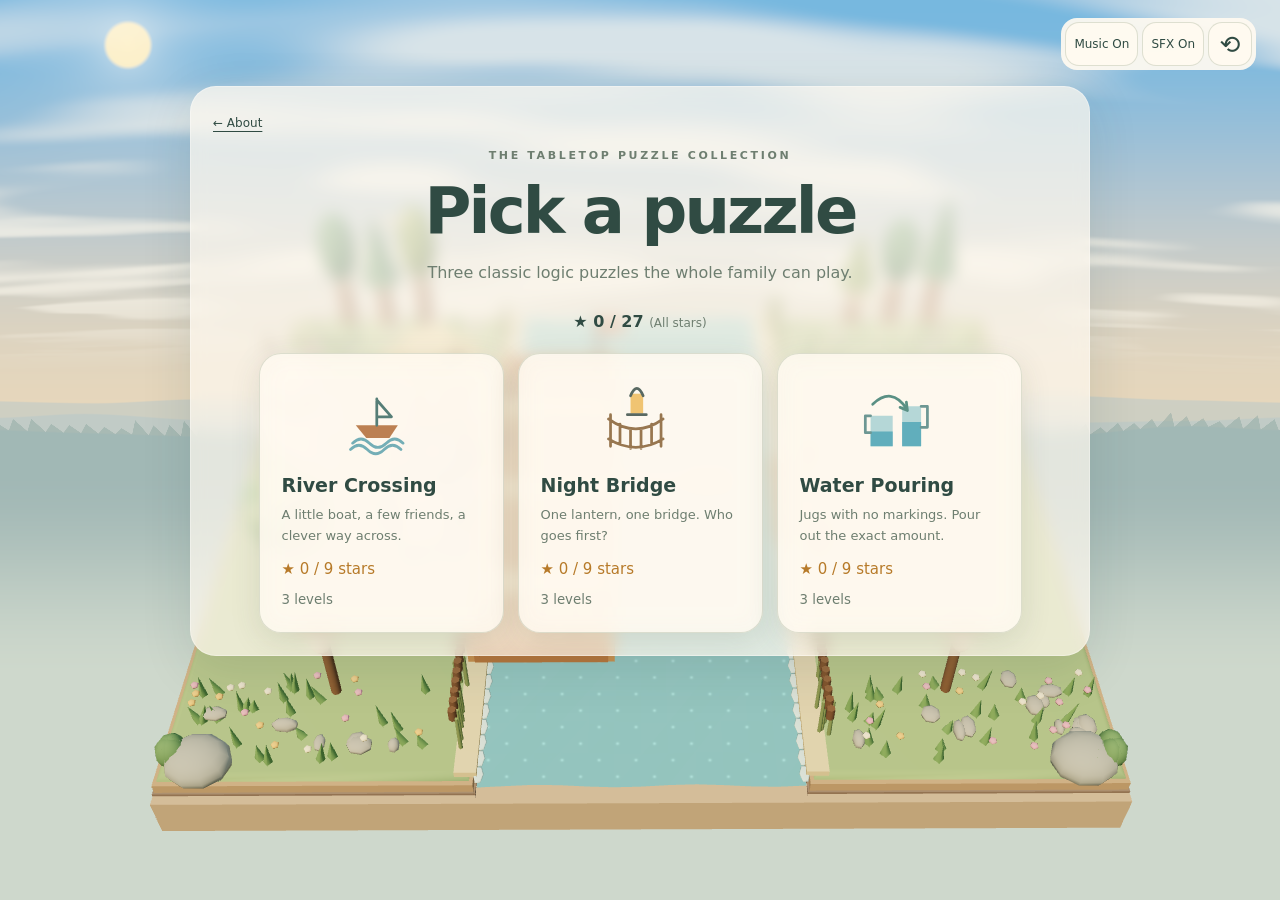
<file: river-crossing/index.html>
<!doctype html><html lang="zh-TW"><head><meta charset="UTF-8"><meta name="viewport" content="width=device-width,initial-scale=1,viewport-fit=cover"><link rel="icon" href="data:image/svg+xml,%3Csvg xmlns=%27http://www.w3.org/2000/svg%27 viewBox=%270 0 64 64%27%3E%3Cpath fill=%27%2371b9bd%27 d=%27M0 0h64v64H0z%27/%3E%3Cpath fill=%27%23895b3e%27 d=%27M8 34h48L45 49H19z%27/%3E%3Cpath fill=%27%23fff5df%27 d=%27M30 10v21H14z%27/%3E%3C/svg%3E"><title>桌上謎題 · Tabletop Puzzles</title><meta name="description" content="Three original 3D logic puzzles: River Crossing, Night Bridge and Water Pouring."><meta name="theme-color" content="#e9e4d5"><meta property="og:title" content="桌上謎題 · Tabletop Puzzles"><meta property="og:description" content="Three original tabletop adventures in logic."><meta property="og:type" content="website">  <script type="module" crossorigin src="./assets/index-BTgYqY1a.js"></script>
  <link rel="modulepreload" crossorigin href="./assets/three-L7Zacm_L.js">
  <link rel="stylesheet" crossorigin href="./assets/index-DZW6DZzX.css">
</head><body><canvas id="scene" aria-label="Interactive tabletop puzzle diorama"></canvas><div id="app"></div></body></html>
</file>
<file: river-crossing/assets/index-DZW6DZzX.css>
:root{color:#304b43;--accent:#426b58;--panel:#fffaf0ed;--muted:#6e7e70;background:#e9e4d5;font-family:ui-rounded,Avenir Next,system-ui,-apple-system,BlinkMacSystemFont,Segoe UI,Roboto,Noto Sans,Ubuntu,Cantarell,Helvetica Neue,sans-serif}*{box-sizing:border-box}html,body{height:100%;min-height:100%}body{margin:0;overflow:hidden}canvas{touch-action:none;display:block;position:fixed;top:0;bottom:0;left:0;right:0}button{font:inherit;cursor:pointer;color:inherit;background:#fffaf0;border:1px solid #506a4930;border-radius:14px;min-width:44px;min-height:44px;padding:10px 17px;transition:transform .15s,background .15s}button:hover{background:#f1e8d4;transform:translateY(-2px)}button:focus-visible{outline-offset:3px;outline:3px solid #dc9844}button:disabled{opacity:.45;cursor:default;transform:none}.primary{background:var(--accent);color:var(--accent-ink);border:0;font-weight:700}.primary:hover{background:var(--accent)}#app{pointer-events:none;position:fixed;top:0;bottom:0;left:0;right:0}#app>*{pointer-events:auto}.eyebrow{letter-spacing:.24em;color:var(--muted);font-size:11px;font-weight:800}h1{letter-spacing:-.045em;margin:14px 0;font-size:clamp(36px,5vw,64px);line-height:1.1}h2{margin:10px 0;font-size:25px}p{color:var(--muted);line-height:1.65}.menu{top:max(24px,env(safe-area-inset-top));text-align:center;max-height:calc(100dvh - 50px);position:absolute;left:5%;right:5%;overflow:auto}.menu .intro{max-width:560px;margin:0 auto 22px}.cards{justify-content:center;gap:14px;display:flex}.card{text-align:left;background:var(--panel);-webkit-backdrop-filter:blur(12px);backdrop-filter:blur(12px);border-radius:22px;width:245px;padding:22px;box-shadow:0 8px 30px #344a3520}.card .number{color:var(--muted);font-size:12px}.card strong{margin:14px 0 8px;font-size:19px;display:block}.card p{margin:0 0 12px;font-size:13px}.stars{color:#b77a29;letter-spacing:3px;font-size:20px}.card small{color:var(--muted);margin-top:14px;display:block}.preview{background:var(--panel);border-radius:16px;max-width:660px;margin:18px auto;padding:12px 20px;font-size:13px}.topbar{top:max(18px,env(safe-area-inset-top));justify-content:space-between;align-items:start;gap:15px;display:flex;position:absolute;left:24px;right:24px}.identity,.toolbar{background:var(--panel);border-radius:20px;padding:14px 18px;box-shadow:0 5px 25px #31493d10}.identity h2{margin:0 0 6px;font-size:20px}.identity span{color:var(--muted);font-size:13px}.toolbar{gap:5px;padding:6px;display:flex}.toolbar button{background:0 0;border:0;padding:8px 12px}.bottom{bottom:max(20px,env(safe-area-inset-bottom));text-align:center;width:min(620px,100% - 32px);position:absolute;left:50%;transform:translate(-50%)}.traveler-list{flex-wrap:wrap;justify-content:center;gap:5px;margin-bottom:12px;display:flex}.traveler-list button{background:var(--panel);padding:6px 10px;font-size:12px}.traveler-list button.selected{background:#dfc68e;border-color:#a77e38}.cross{min-width:210px;min-height:58px;font-size:19px;box-shadow:0 8px 25px #25473530}.help{background:var(--panel);border-radius:10px;margin:10px 0 0;padding:5px;font-size:12px}.hint{background:#fff4cf;border-radius:15px;margin-bottom:12px;padding:12px 18px;font-size:14px;box-shadow:0 4px 15px #58452b20}.toast{color:#805537;background:#fff1d8;border-radius:14px;width:max-content;max-width:90%;padding:12px 20px;position:absolute;top:140px;left:50%;transform:translate(-50%);box-shadow:0 5px 20px #344a3520}.scrim{-webkit-backdrop-filter:blur(4px);backdrop-filter:blur(4px);background:#1b332e66;place-items:center;padding:20px;display:grid;position:absolute;top:0;bottom:0;left:0;right:0}.modal{background:var(--panel);text-align:center;border-radius:28px;width:100%;max-width:470px;padding:32px;box-shadow:0 20px 90px #102c3340}.modal .actions{flex-wrap:wrap;justify-content:center;gap:8px;margin-top:24px;display:flex}.modal .stars{margin:20px;font-size:40px}.sound{right:22px;bottom:max(20px,env(safe-area-inset-bottom));background:var(--panel);font-size:12px;position:absolute}#debug{color:#bdf3d4;pointer-events:none;z-index:8;background:#122b2ede;padding:8px;font:11px monospace;position:fixed;bottom:8px;left:8px}.dark{--panel:#233e43ef;--muted:#b2c4bc;color:#f5eddb;background:#192f38}.dark button{color:#f5eddb;background:#29464b}.dark .primary{background:var(--accent);color:var(--accent-ink)}.dark .hint,.dark .toast{color:#fff4d5;background:#695737}.dark .traveler-list button.selected{background:#76643e}.dark .stars{color:#f1c568}@media (max-width:650px){.menu{top:max(20px,env(safe-area-inset-top));text-align:left;left:16px;right:16px}.menu .intro{margin-bottom:16px;font-size:13px}.menu h1{margin:10px 0;font-size:38px}.cards{flex-direction:column;gap:8px}.card{grid-template-columns:1fr auto;column-gap:12px;width:100%;padding:12px 16px;display:grid}.card .number{display:none}.card strong{margin:0 0 4px;font-size:16px}.card p{grid-column:1;margin:0;font-size:12px}.card .stars{grid-area:1/2;font-size:17px}.card small{grid-area:2/2;margin:0;font-size:11px}.preview{margin:12px 0;padding:9px 12px;font-size:11px}.topbar{left:12px;right:12px;top:max(12px,env(safe-area-inset-top));flex-direction:column;gap:8px}.identity{padding:10px 14px}.identity h2{font-size:17px}.toolbar{padding:3px}.toolbar button{padding:6px 11px;font-size:12px}.bottom{bottom:max(14px,env(safe-area-inset-bottom))}.cross{min-height:54px}.help{font-size:11px}.sound{bottom:auto;right:12px;top:max(12px,env(safe-area-inset-top));padding:8px;font-size:11px}.traveler-list{gap:4px}.traveler-list button{min-height:44px;padding:5px 8px;font-size:11px}.hint{padding:9px;font-size:12px}.modal{padding:24px}.toast{font-size:13px;top:150px}}@media (max-height:540px){.menu h1{margin:6px;font-size:32px}.menu .intro{margin-bottom:8px}.card{padding:12px}.preview{margin:8px auto}.bottom{bottom:8px}.help{display:none}.traveler-list{margin-bottom:5px}.topbar{top:10px}.hint{display:none}}@media (min-width:651px){.topbar{left:max(24px,env(safe-area-inset-left));right:max(24px,env(safe-area-inset-right))}.menu{left:max(5%,env(safe-area-inset-left));right:max(5%,env(safe-area-inset-right))}}body,body.dark{background:#e7d7bb}body.night{background:#686781}canvas{bottom:auto}.menu{background:var(--panel);-webkit-backdrop-filter:blur(8px);backdrop-filter:blur(8px);background:color-mix(in srgb,var(--panel) 76%,transparent);border:1px solid #ffffff50;border-radius:26px;max-width:900px;margin:auto;padding:22px;box-shadow:0 12px 50px #233e4320}.card{background:color-mix(in srgb,var(--panel) 80%,transparent)}.sheet-scrim{-webkit-backdrop-filter:none;backdrop-filter:none;background:0 0;place-items:end center;padding:0;pointer-events:none!important}.sheet-scrim .modal{pointer-events:auto;max-width:620px;max-height:40dvh;padding:18px 24px max(18px,env(safe-area-inset-bottom));border-radius:26px 26px 0 0;overflow:auto;box-shadow:0 -8px 35px #102c3325}.sheet-scrim h2{margin:6px 0;font-size:23px}.sheet-scrim p{margin:8px 0;line-height:1.5}.sheet-scrim .actions{margin-top:12px}.sheet-scrim .modal .stars{margin:8px;font-size:28px}@media (max-width:650px){.menu{padding:16px;top:78px}.menu h1{font-size:32px}.menu .intro{margin-bottom:10px}.sheet-scrim .modal{padding:16px}.sheet-scrim .eyebrow{display:none}}.challenge-banner{background:var(--panel);border-radius:18px;margin-bottom:14px;padding:12px}.target-chip{color:var(--accent);margin-top:7px;font-size:12px}.nickname{font-size:13px;display:block}.nickname input,#challenge-link{width:100%;min-height:44px;font:inherit;color:inherit;background:var(--panel);border:1px solid #789387;border-radius:10px;margin:7px 0;padding:10px;display:block}.scrim:not(.sheet-scrim) .modal{max-height:94dvh;overflow:auto}.share-image{object-fit:contain;width:100%;max-height:55dvh;display:block}.download{background:var(--accent);min-width:44px;min-height:44px;color:var(--accent-ink);border-radius:14px;justify-content:center;align-items:center;padding:10px 17px;text-decoration:none;display:inline-flex}.share-image+p{margin:8px 0}.challenge-banner p,.dark .target-chip{color:inherit}.sound{min-width:44px;min-height:44px}.sound.music{left:16px;right:auto}@media (max-width:650px){.sound.music{left:auto;right:12px;top:max(62px,calc(env(safe-area-inset-top) + 50px));width:104px}.sound:not(.music){width:104px}.topbar .identity{max-width:calc(100% - 116px);min-height:100px}.menu{padding-top:94px}}.view-tools{top:max(18px,env(safe-area-inset-top));background:var(--panel);border-radius:16px;gap:4px;padding:4px;display:flex;position:absolute;right:24px}.view-tools .sound{width:auto;min-width:44px;min-height:44px;padding:8px;font-size:12px;position:static}.view-tools>button:last-child{padding:4px 10px;font-size:25px}.topbar{right:290px}.menu{top:max(86px,calc(env(safe-area-inset-top) + 68px));max-height:calc(100dvh - max(86px,calc(env(safe-area-inset-top) + 68px)) - max(20px,env(safe-area-inset-bottom)))}@media (max-width:1000px) and (min-width:651px){.topbar{right:24px;top:max(80px,calc(env(safe-area-inset-top) + 62px))}.menu{top:86px}}@media (max-width:650px){.view-tools{top:max(12px,env(safe-area-inset-top));right:max(12px,env(safe-area-inset-right));gap:2px;padding:3px}.view-tools .sound{width:auto;padding:6px;font-size:11px;position:static}.topbar{left:max(12px,env(safe-area-inset-left));right:max(12px,env(safe-area-inset-right));top:max(72px,calc(env(safe-area-inset-top) + 60px))}.topbar .identity{max-width:100%;min-height:0}.menu{top:max(76px,calc(env(safe-area-inset-top) + 64px));max-height:calc(100dvh - max(76px,calc(env(safe-area-inset-top) + 64px)) - max(16px,env(safe-area-inset-bottom)));padding-top:16px}}.level-heading{align-items:stretch;gap:10px;min-width:0;display:flex}.home{background:var(--panel);flex-direction:column;flex:0 0 64px;justify-content:center;align-items:center;gap:3px;padding:8px;font-size:12px;font-weight:700;display:flex;box-shadow:0 5px 25px #31493d10}.identity{min-width:0}.identity>span{line-height:1.55;display:block}.toolbar{flex-shrink:0}.about-link{width:-moz-fit-content;width:fit-content;min-height:44px;color:inherit;text-underline-offset:4px;align-items:center;margin:-8px 0 4px;font-size:12px;display:flex}.about-link:focus-visible{outline-offset:3px;border-radius:6px;outline:3px solid #dc9844}@media (max-width:650px){.level-heading{gap:8px;width:100%}.home{flex-basis:60px}.identity{flex:1}.identity>span{font-size:12px}}@media (prefers-reduced-motion:reduce){button{transition:none}}.puzzle-card svg{width:76px;height:80px;margin:0 auto 12px;display:block}.puzzle-card .stars{letter-spacing:0;font-size:15px}.puzzle-card{min-height:280px}.total-stars{color:inherit;margin:0 0 18px;font-weight:700}.total-stars small{color:var(--muted);font-size:12px;font-weight:400}.all-puzzles{background:0 0;border:0;margin:-8px 0 4px;padding:8px 0;font-size:13px;display:block}.loading{background:var(--panel);border-radius:16px;padding:12px 18px;position:absolute;top:45%;left:50%;transform:translate(-50%)}.lantern-gauge{background:#58706c40;border-radius:4px;width:100%;height:6px;margin-top:7px;display:block;overflow:hidden}.lantern-gauge i{background:#9cad66;height:100%;transition:width 80ms;display:block}.lantern-gauge.low i{background:#e1a74b}.goal{margin-top:4px;font-weight:600;display:block}.water-actions{justify-content:center;gap:8px;display:flex}.jug-chip{min-width:104px}.mini-fill{background:#527b7540;border-radius:3px;height:4px;margin-top:5px;display:block;overflow:hidden}.mini-fill i{background:#64aebb;height:100%;display:block}.view-tools>button{min-width:44px;min-height:44px;padding:8px;font-size:12px}.bottom .help{line-height:1.5}.modal{overflow-wrap:anywhere}.traveler-list button{white-space:nowrap}@media (max-width:650px){.puzzle-card{grid-template-columns:60px 1fr auto;gap:4px 10px;min-height:118px;padding:14px 12px}.puzzle-card svg{grid-area:1/1/4;width:56px;height:65px;margin:auto}.puzzle-card strong{grid-area:1/2/auto/4}.puzzle-card p{grid-area:2/2/auto/4}.puzzle-card .stars{grid-area:3/2;font-size:13px}.puzzle-card small{grid-area:3/3}.total-stars{margin-bottom:12px}.view-tools>button{padding:6px;font-size:11px}.traveler-list{max-width:100%}.traveler-list button{min-height:44px;font-size:11px}.jug-chip{min-width:96px}.goal{line-height:1.45}.all-puzzles{margin-top:-4px}.collection .cards{padding-bottom:2px}}@media (min-width:651px) and (max-width:1100px){.topbar{top:max(80px,calc(env(safe-area-inset-top) + 62px));right:24px}}@media (max-width:400px){.bottom .help{font-size:10px}.bottom{width:calc(100% - 24px)}.hint,.traveler-list{margin-bottom:8px}}
</file>
